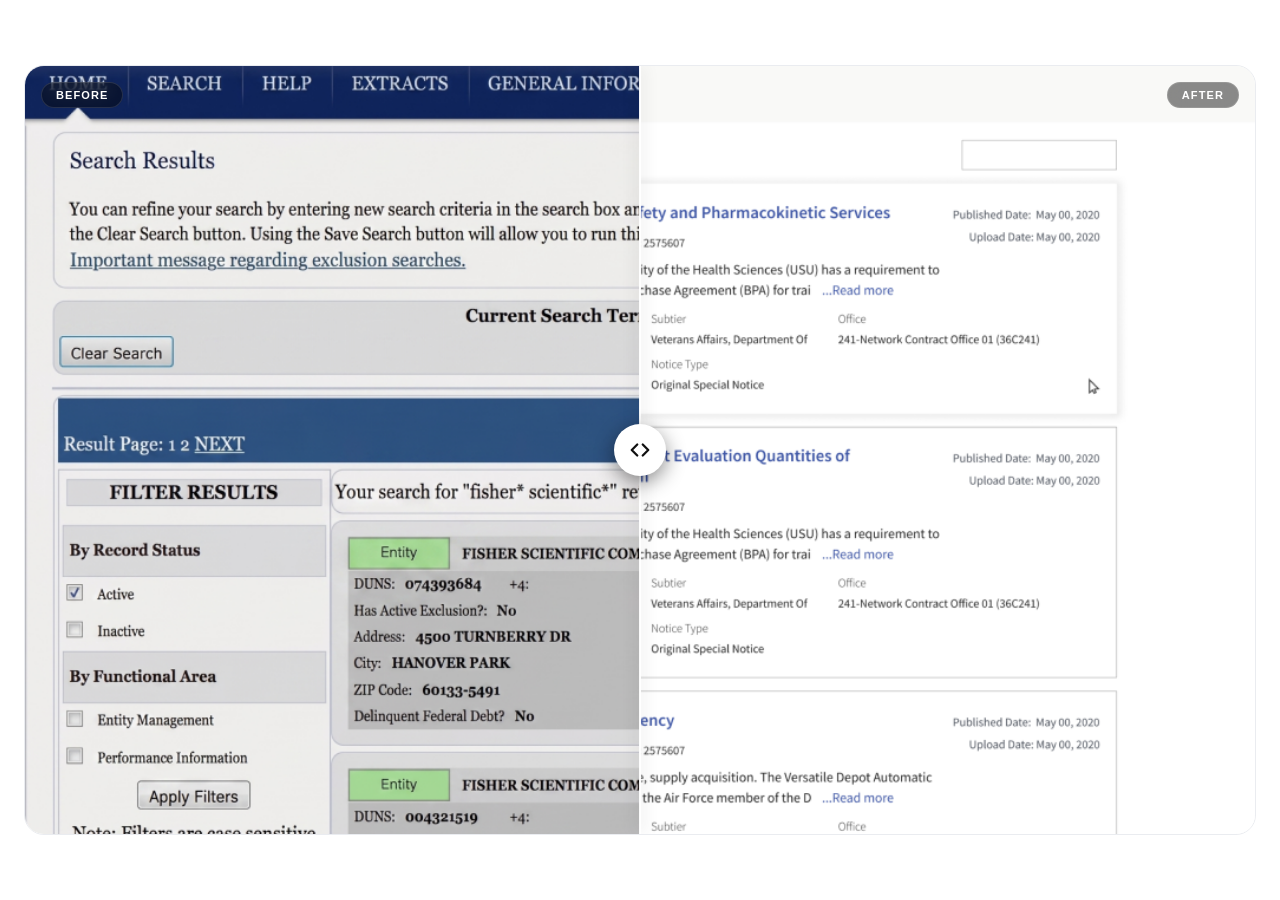
<file: gsa/comparison-slider.html>
<!DOCTYPE html>
<html lang="en">
<head>
<meta charset="UTF-8">
<meta name="viewport" content="width=device-width, initial-scale=1.0">
<title>Before / After Comparison Slider</title>
<style>
  * { box-sizing: border-box; margin: 0; padding: 0; }

  body {
    min-height: 100vh;
    background: white;
    font-family: -apple-system, BlinkMacSystemFont, "Inter", "Segoe UI", sans-serif;
    display: grid;
    place-items: center;
    padding: 40px 24px;

  }

  .wrap {
    width: 100%;
    max-width: 960px;
    display: flex;
    flex-direction: column;
    gap: 20px;
  }

  .heading { text-align: center; }
  .heading h1 {
    font-size: clamp(22px, 3vw, 30px);
    font-weight: 600;
    letter-spacing: -0.02em;
  }
  .heading p {
    margin-top: 6px;
    font-size: 13px;
    color: #888;
  }

  /* ---------- The slider ---------- */
  .comparison-slider {
    --position: 50%;
    position: relative;
    border: 1px solid #EAECF0;
    width: 100%;
    aspect-ratio: 16 / 10;
    border-radius: 20px;
    overflow: hidden;
    user-select: none;
    -webkit-user-select: none;
    touch-action: none;
    cursor: ew-resize;
  }

  .image-layer {
    position: absolute;
    inset: 0;
    width: 100%;
    height: 100%;
    object-fit: cover;
    display: block;
    pointer-events: none;
  }

  /* "Before" look — desaturated, slightly darker */

  /* "After" image is clipped based on --position */
  .image-after {
    clip-path: inset(0 calc(100% - var(--position)) 0 0);
  }

  /* Divider line */
  .slider-line {
    position: absolute;
    top: 0;
    bottom: 0;
    left: var(--position);
    width: 2px;
    background: rgba(255, 255, 255, 0.95);
    transform: translateX(-50%);
    box-shadow: 0 0 16px rgba(0, 0, 0, 0.3);
    pointer-events: none;
  }

  /* Draggable handle (the round grip) */
  .handle {
    position: absolute;
    top: 50%;
    left: var(--position);
    transform: translate(-50%, -50%);
    width: 52px;
    height: 52px;
    border-radius: 50%;
    background: #fff;
    display: grid;
    place-items: center;
    box-shadow: 0 6px 20px rgba(0, 0, 0, 0.45);
    transition: transform 0.2s ease;
    cursor: ew-resize;
    outline: none;
    border: none;
  }

  .comparison-slider:hover .handle,
  .handle:focus-visible {
    transform: translate(-50%, -50%) scale(1.08);
  }
  .handle:focus-visible {
    box-shadow:
      0 6px 20px rgba(0, 0, 0, 0.45),
      0 0 0 3px rgba(120, 160, 255, 0.65);
  }

  .handle svg {
    width: 22px;
    height: 22px;
    color: #111;
  }

  /* Corner labels */
  .label {
    position: absolute;
    top: 16px;
    padding: 6px 14px;
    background: rgba(0, 0, 0, 0.45);
    backdrop-filter: blur(10px);
    -webkit-backdrop-filter: blur(10px);
    color: white;
    font-size: 11px;
    font-weight: 600;
    letter-spacing: 0.1em;
    text-transform: uppercase;
    border-radius: 999px;
    pointer-events: none;
    border: 1px solid rgba(255, 255, 255, 0.12);
  }
  .label-before { left: 16px; }
  .label-after  { right: 16px; }

  .hint {
    text-align: center;
    font-size: 12px;
    color: #666;
  }
  .hint kbd {
    display: inline-block;
    padding: 2px 6px;
    font-family: inherit;
    font-size: 11px;
    border-radius: 4px;
    background: #1c1c20;
    border: 1px solid #2a2a30;
    color: #aaa;
    margin: 0 2px;
  }
</style>
</head>
<body>
  <div class="comparison-slider" id="slider">
    <!-- Base layer: the "before" image -->
    <img class="image-layer image-before"
         src="/img/sam/search-bf.png"
         alt="Before">

    <!-- Top layer: the "after" image, clipped -->
    <img class="image-layer image-after"
         src="/img/sam/legacy-search.png"
         alt="After">

    <span class="label label-before">Before</span>
    <span class="label label-after">After</span>

    <div class="slider-line"></div>

    <button class="handle"
            type="button"
            role="slider"
            aria-label="Comparison slider"
            aria-valuemin="0"
            aria-valuemax="100"
            aria-valuenow="50">
      <svg viewBox="0 0 24 24" fill="none" stroke="currentColor"
           stroke-width="2.5" stroke-linecap="round" stroke-linejoin="round" aria-hidden="true">
        <path d="M9 18l-6-6 6-6"/>
        <path d="M15 6l6 6-6 6"/>
      </svg>
    </button>
  </div>
</div>

<script>
  const slider = document.getElementById('slider');
  const handle = slider.querySelector('.handle');
  let isDragging = false;

  // Update the slider position (0–100)
  function setPosition(percent) {
    percent = Math.max(0, Math.min(100, percent));
    slider.style.setProperty('--position', percent + '%');
    handle.setAttribute('aria-valuenow', Math.round(percent));
  }

  // Convert a pointer event into a percentage along the slider
  function updateFromEvent(event) {
    const rect = slider.getBoundingClientRect();
    const x = event.clientX - rect.left;
    setPosition((x / rect.width) * 100);
  }

  // --- Pointer events (handles mouse + touch + pen in one API) ---
  slider.addEventListener('pointerdown', (e) => {
    isDragging = true;
    slider.setPointerCapture(e.pointerId);
    updateFromEvent(e);
  });

  slider.addEventListener('pointermove', (e) => {
    if (!isDragging) return;
    updateFromEvent(e);
  });

  slider.addEventListener('pointerup', (e) => {
    isDragging = false;
    try { slider.releasePointerCapture(e.pointerId); } catch (_) {}
  });

  slider.addEventListener('pointercancel', () => { isDragging = false; });

  // --- Keyboard accessibility ---
  handle.addEventListener('keydown', (e) => {
    const current = parseFloat(slider.style.getPropertyValue('--position')) || 50;
    const step = e.shiftKey ? 10 : 2;
    switch (e.key) {
      case 'ArrowLeft':
      case 'ArrowDown':
        setPosition(current - step); e.preventDefault(); break;
      case 'ArrowRight':
      case 'ArrowUp':
        setPosition(current + step); e.preventDefault(); break;
      case 'Home': setPosition(0);   e.preventDefault(); break;
      case 'End':  setPosition(100); e.preventDefault(); break;
    }
  });
</script>

</body>
</html>
</file>
